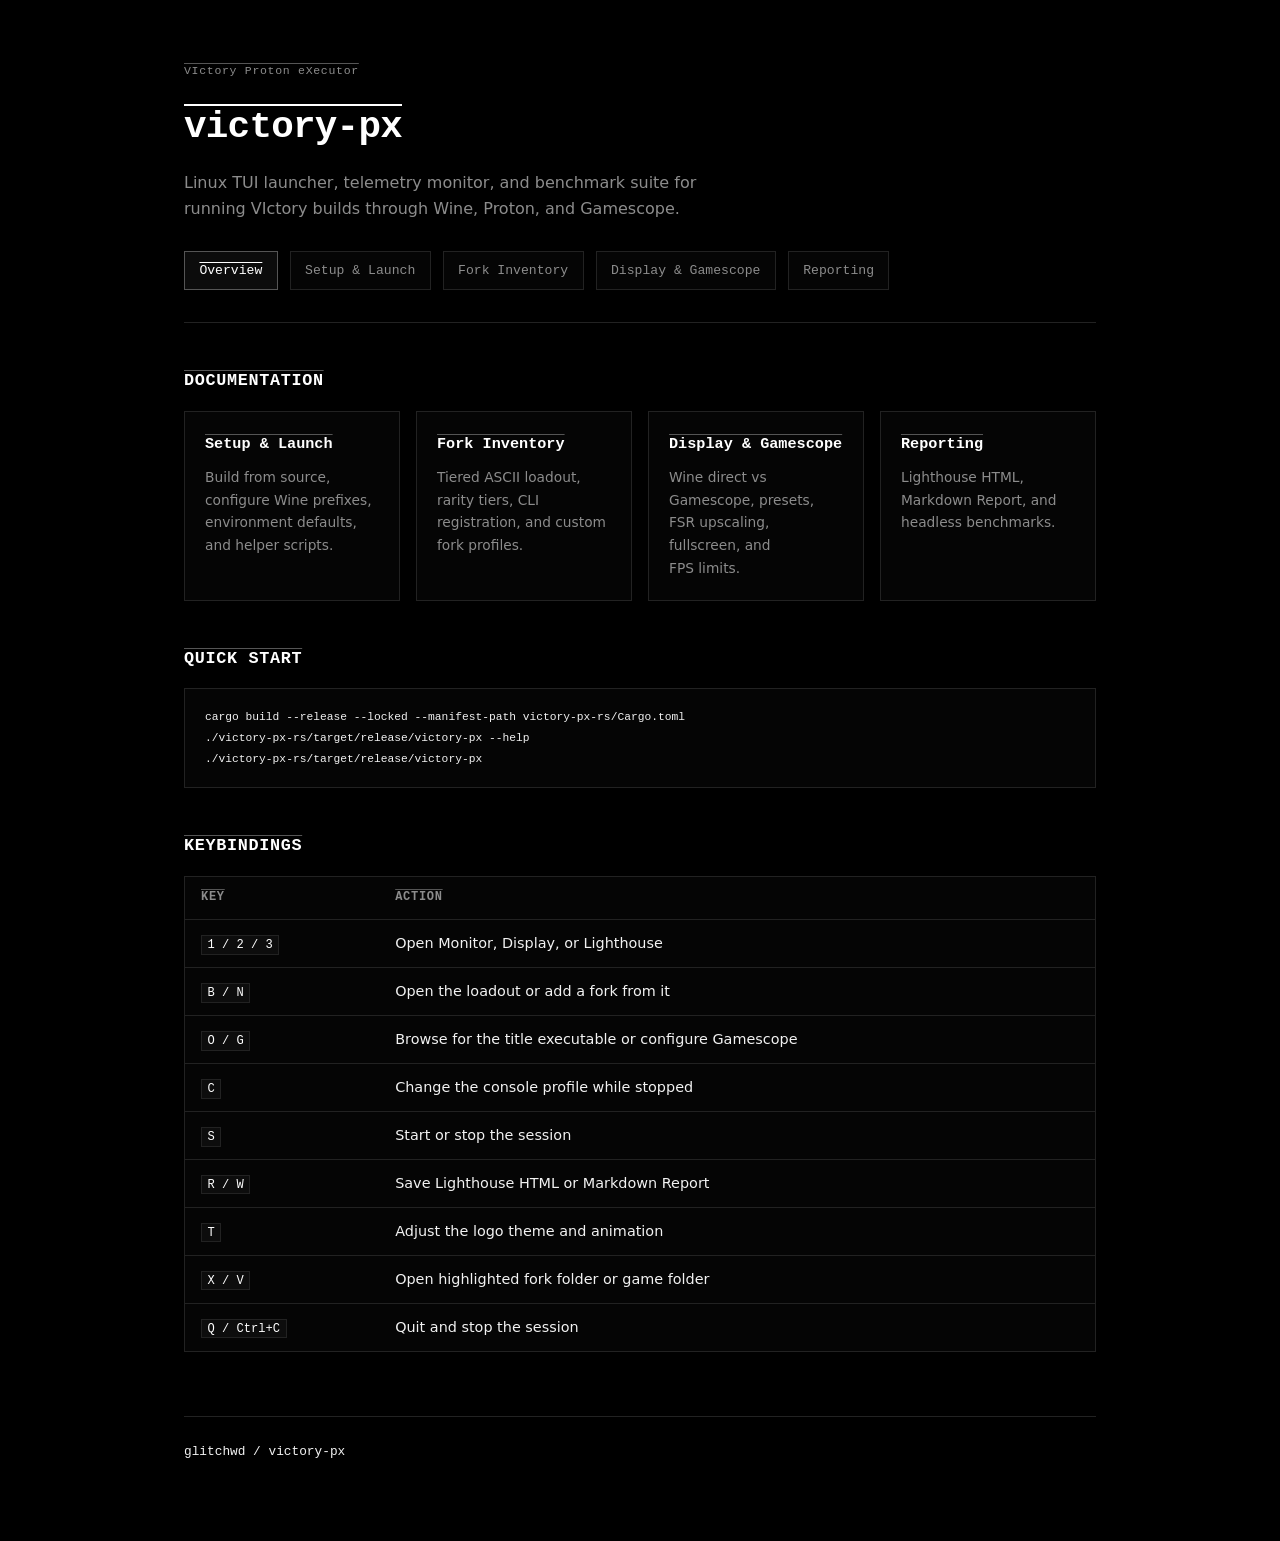
<file: docs/index.html>
<!DOCTYPE html>
<html lang="en">
<head>
  <meta charset="UTF-8" />
  <meta name="viewport" content="width=device-width, initial-scale=1.0" />
  <title>victory-px — Documentation</title>
  <link rel="stylesheet" href="style.css" />
</head>
<body>
  <div class="container">
    <header>
      <span class="badge">VIctory Proton eXecutor</span>
      <h1>victory-px</h1>
      <p class="subtitle">
        Linux TUI launcher, telemetry monitor, and benchmark suite for running VIctory builds through Wine, Proton, and Gamescope.
      </p>
      <nav class="pills">
        <a class="active" href="index.html">Overview</a>
        <a href="setup.html">Setup &amp; Launch</a>
        <a href="inventory.html">Fork Inventory</a>
        <a href="display.html">Display &amp; Gamescope</a>
        <a href="reporting.html">Reporting</a>
      </nav>
    </header>

    <h2>Documentation</h2>
    <div class="grid">
      <a class="card" href="setup.html">
        <div class="card-title">Setup &amp; Launch</div>
        <p>Build from source, configure Wine prefixes, environment defaults, and helper scripts.</p>
      </a>
      <a class="card" href="inventory.html">
        <div class="card-title">Fork Inventory</div>
        <p>Tiered ASCII loadout, rarity tiers, CLI registration, and custom fork profiles.</p>
      </a>
      <a class="card" href="display.html">
        <div class="card-title">Display &amp; Gamescope</div>
        <p>Wine direct vs Gamescope, presets, FSR upscaling, fullscreen, and FPS limits.</p>
      </a>
      <a class="card" href="reporting.html">
        <div class="card-title">Reporting</div>
        <p>Lighthouse HTML, Markdown Report, and headless benchmarks.</p>
      </a>
    </div>

    <h2>Quick Start</h2>
    <pre><code>cargo build --release --locked --manifest-path victory-px-rs/Cargo.toml
./victory-px-rs/target/release/victory-px --help
./victory-px-rs/target/release/victory-px</code></pre>

    <h2>Keybindings</h2>
    <table>
      <thead>
        <tr><th>Key</th><th>Action</th></tr>
      </thead>
      <tbody>
        <tr><td><code>1 / 2 / 3</code></td><td>Open Monitor, Display, or Lighthouse</td></tr>
        <tr><td><code>B / N</code></td><td>Open the loadout or add a fork from it</td></tr>
        <tr><td><code>O / G</code></td><td>Browse for the title executable or configure Gamescope</td></tr>
        <tr><td><code>C</code></td><td>Change the console profile while stopped</td></tr>
        <tr><td><code>S</code></td><td>Start or stop the session</td></tr>
        <tr><td><code>R / W</code></td><td>Save Lighthouse HTML or Markdown Report</td></tr>
        <tr><td><code>T</code></td><td>Adjust the logo theme and animation</td></tr>
        <tr><td><code>X / V</code></td><td>Open highlighted fork folder or game folder</td></tr>
        <tr><td><code>Q / Ctrl+C</code></td><td>Quit and stop the session</td></tr>
      </tbody>
    </table>

    <footer>
      <span><a href="https://github.com/glitchwd/victory-px">glitchwd / victory-px</a></span>
    </footer>
  </div>
</body>
</html>
</file>
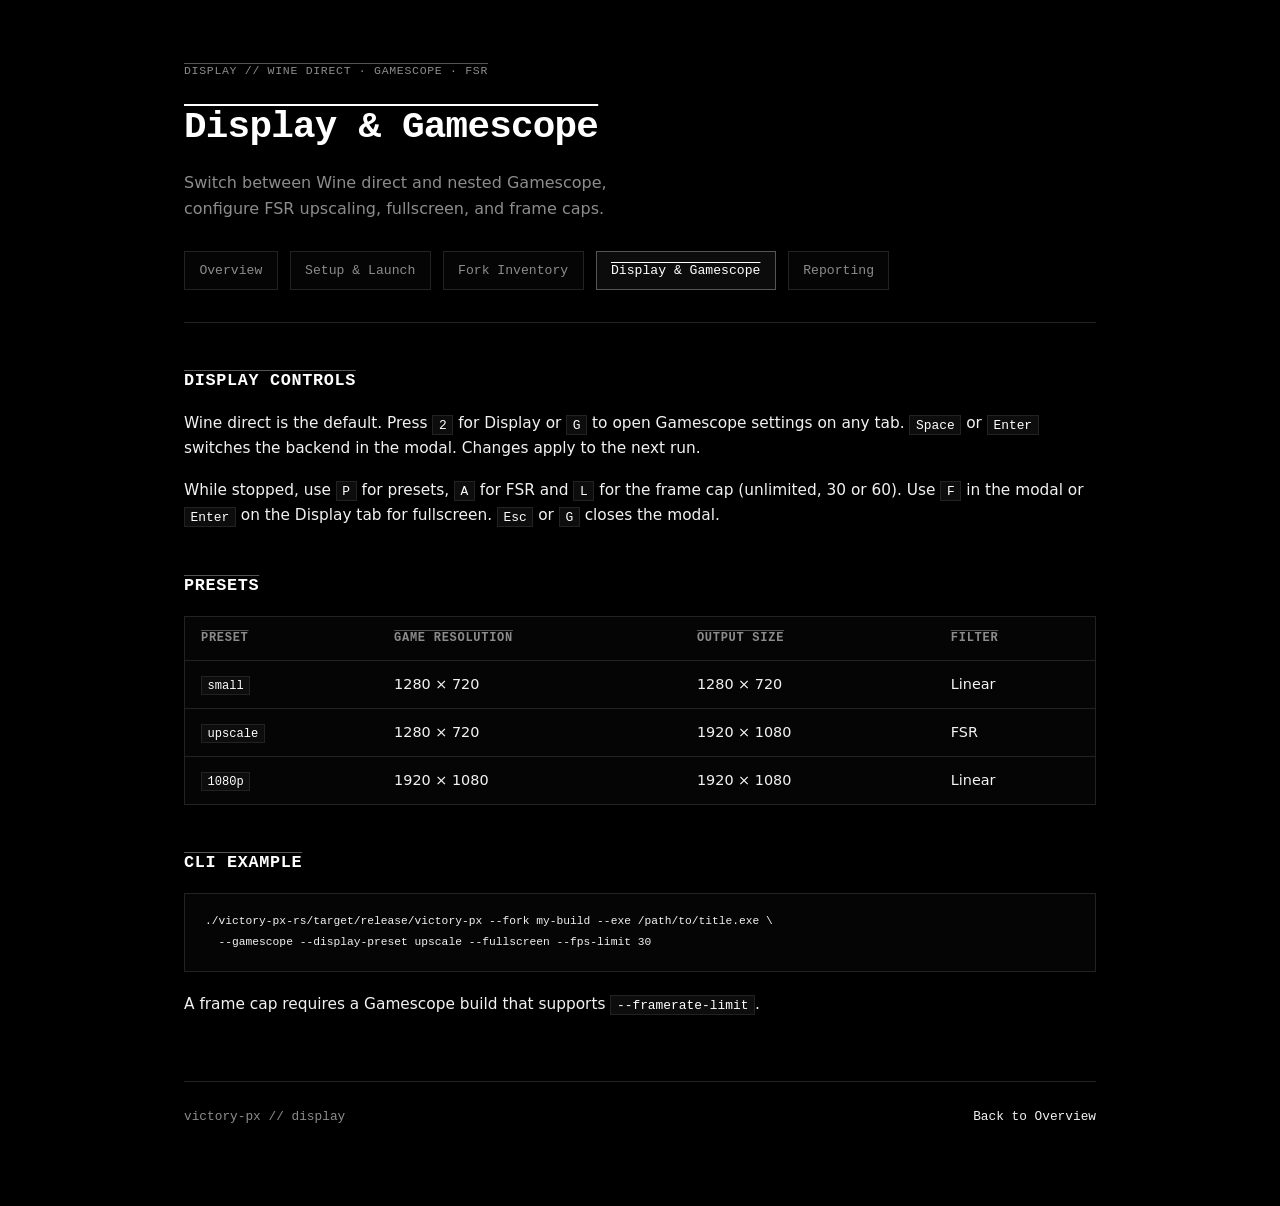
<file: docs/display.html>
<!DOCTYPE html>
<html lang="en">
<head>
  <meta charset="UTF-8" />
  <meta name="viewport" content="width=device-width, initial-scale=1.0" />
  <title>Display &amp; Gamescope — victory-px</title>
  <link rel="stylesheet" href="style.css" />
</head>
<body>
  <div class="container">
    <header>
      <span class="badge">DISPLAY // WINE DIRECT · GAMESCOPE · FSR</span>
      <h1>Display &amp; Gamescope</h1>
      <p class="subtitle">
        Switch between Wine direct and nested Gamescope, configure FSR upscaling, fullscreen, and frame caps.
      </p>
      <nav class="pills">
        <a href="index.html">Overview</a>
        <a href="setup.html">Setup &amp; Launch</a>
        <a href="inventory.html">Fork Inventory</a>
        <a class="active" href="display.html">Display &amp; Gamescope</a>
        <a href="reporting.html">Reporting</a>
      </nav>
    </header>

    <h2>Display Controls</h2>
    <p>
      Wine direct is the default. Press <code>2</code> for Display or <code>G</code> to open Gamescope settings on any tab. <code>Space</code> or <code>Enter</code> switches the backend in the modal. Changes apply to the next run.
    </p>
    <p>
      While stopped, use <code>P</code> for presets, <code>A</code> for FSR and <code>L</code> for the frame cap (unlimited, 30 or 60). Use <code>F</code> in the modal or <code>Enter</code> on the Display tab for fullscreen. <code>Esc</code> or <code>G</code> closes the modal.
    </p>

    <h2>Presets</h2>
    <table>
      <thead>
        <tr><th>Preset</th><th>Game Resolution</th><th>Output Size</th><th>Filter</th></tr>
      </thead>
      <tbody>
        <tr><td><code>small</code></td><td>1280 × 720</td><td>1280 × 720</td><td>Linear</td></tr>
        <tr><td><code>upscale</code></td><td>1280 × 720</td><td>1920 × 1080</td><td>FSR</td></tr>
        <tr><td><code>1080p</code></td><td>1920 × 1080</td><td>1920 × 1080</td><td>Linear</td></tr>
      </tbody>
    </table>

    <h2>CLI Example</h2>
    <pre><code>./victory-px-rs/target/release/victory-px --fork my-build --exe /path/to/title.exe \
  --gamescope --display-preset upscale --fullscreen --fps-limit 30</code></pre>
    <p>A frame cap requires a Gamescope build that supports <code>--framerate-limit</code>.</p>

    <footer>
      <span>victory-px // display</span>
      <span><a href="index.html">Back to Overview</a></span>
    </footer>
  </div>
</body>
</html>
</file>
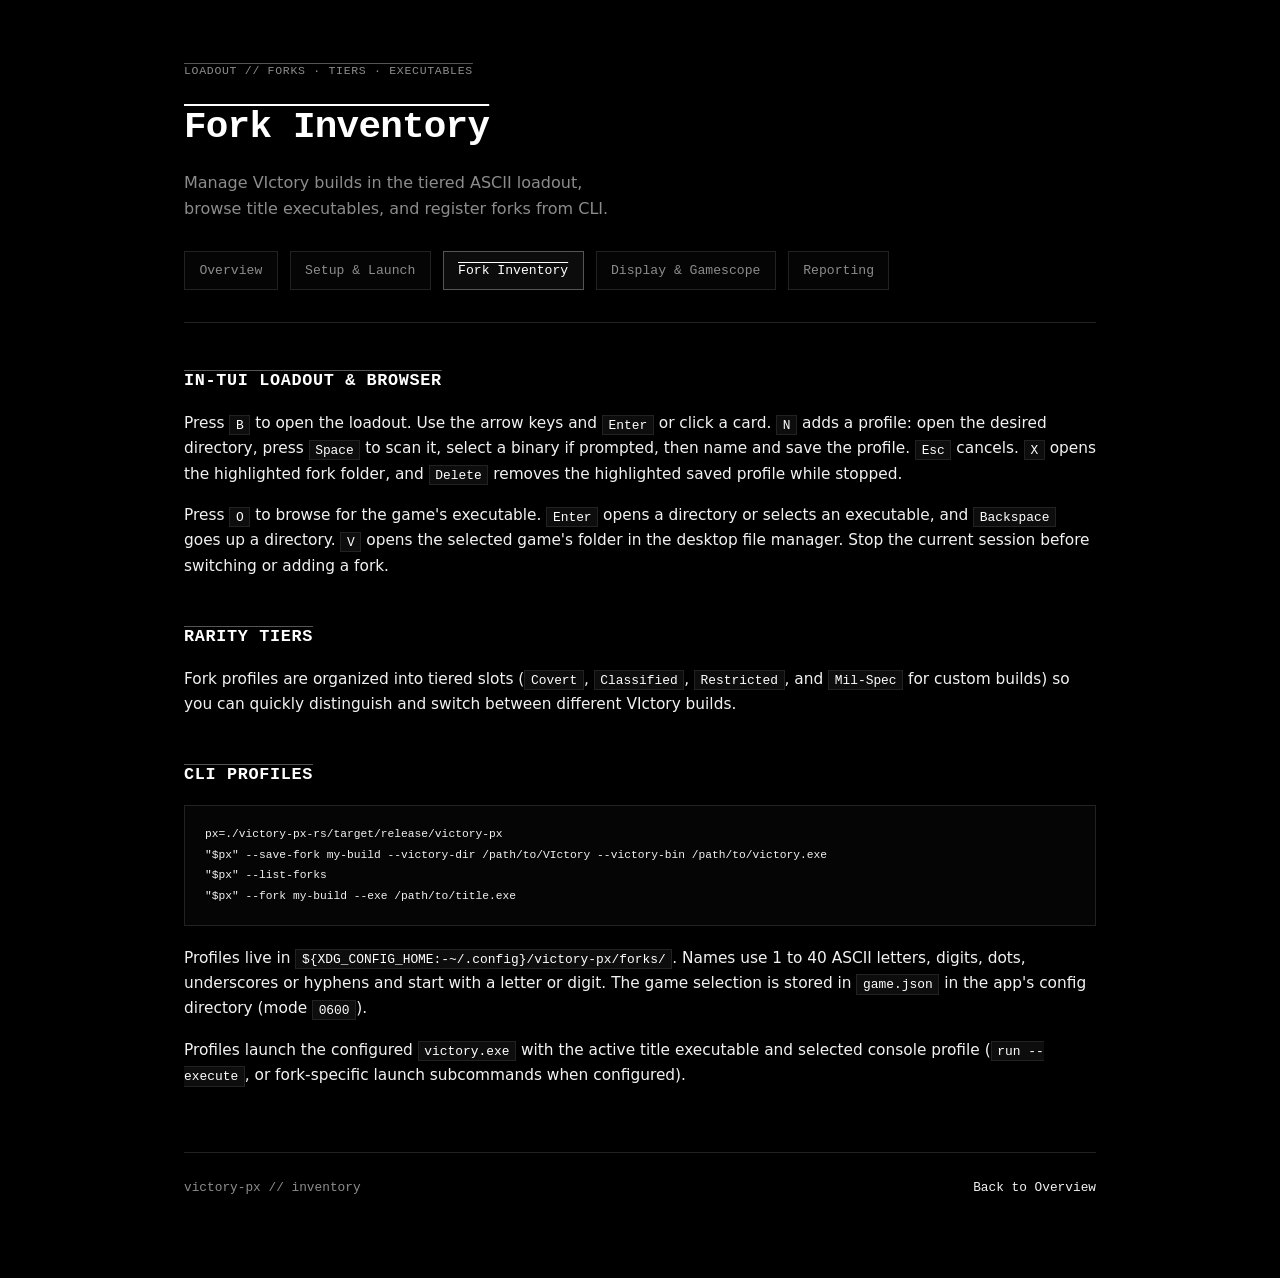
<file: docs/inventory.html>
<!DOCTYPE html>
<html lang="en">
<head>
  <meta charset="UTF-8" />
  <meta name="viewport" content="width=device-width, initial-scale=1.0" />
  <title>Fork Inventory — victory-px</title>
  <link rel="stylesheet" href="style.css" />
</head>
<body>
  <div class="container">
    <header>
      <span class="badge">LOADOUT // FORKS · TIERS · EXECUTABLES</span>
      <h1>Fork Inventory</h1>
      <p class="subtitle">
        Manage VIctory builds in the tiered ASCII loadout, browse title executables, and register forks from CLI.
      </p>
      <nav class="pills">
        <a href="index.html">Overview</a>
        <a href="setup.html">Setup &amp; Launch</a>
        <a class="active" href="inventory.html">Fork Inventory</a>
        <a href="display.html">Display &amp; Gamescope</a>
        <a href="reporting.html">Reporting</a>
      </nav>
    </header>

    <h2>In-TUI Loadout &amp; Browser</h2>
    <p>
      Press <code>B</code> to open the loadout. Use the arrow keys and <code>Enter</code> or click a card. <code>N</code> adds a profile: open the desired directory, press <code>Space</code> to scan it, select a binary if prompted, then name and save the profile. <code>Esc</code> cancels. <code>X</code> opens the highlighted fork folder, and <code>Delete</code> removes the highlighted saved profile while stopped.
    </p>
    <p>
      Press <code>O</code> to browse for the game's executable. <code>Enter</code> opens a directory or selects an executable, and <code>Backspace</code> goes up a directory. <code>V</code> opens the selected game's folder in the desktop file manager. Stop the current session before switching or adding a fork.
    </p>

    <h2>Rarity Tiers</h2>
    <p>
      Fork profiles are organized into tiered slots (<code>Covert</code>, <code>Classified</code>, <code>Restricted</code>, and <code>Mil-Spec</code> for custom builds) so you can quickly distinguish and switch between different VIctory builds.
    </p>

    <h2>CLI Profiles</h2>
    <pre><code>px=./victory-px-rs/target/release/victory-px
"$px" --save-fork my-build --victory-dir /path/to/VIctory --victory-bin /path/to/victory.exe
"$px" --list-forks
"$px" --fork my-build --exe /path/to/title.exe</code></pre>
    <p>
      Profiles live in <code>${XDG_CONFIG_HOME:-~/.config}/victory-px/forks/</code>. Names use 1 to 40 ASCII letters, digits, dots, underscores or hyphens and start with a letter or digit. The game selection is stored in <code>game.json</code> in the app's config directory (mode <code>0600</code>).
    </p>
    <p>
      Profiles launch the configured <code>victory.exe</code> with the active title executable and selected console profile (<code>run --execute</code>, or fork-specific launch subcommands when configured).
    </p>

    <footer>
      <span>victory-px // inventory</span>
      <span><a href="index.html">Back to Overview</a></span>
    </footer>
  </div>
</body>
</html>
</file>
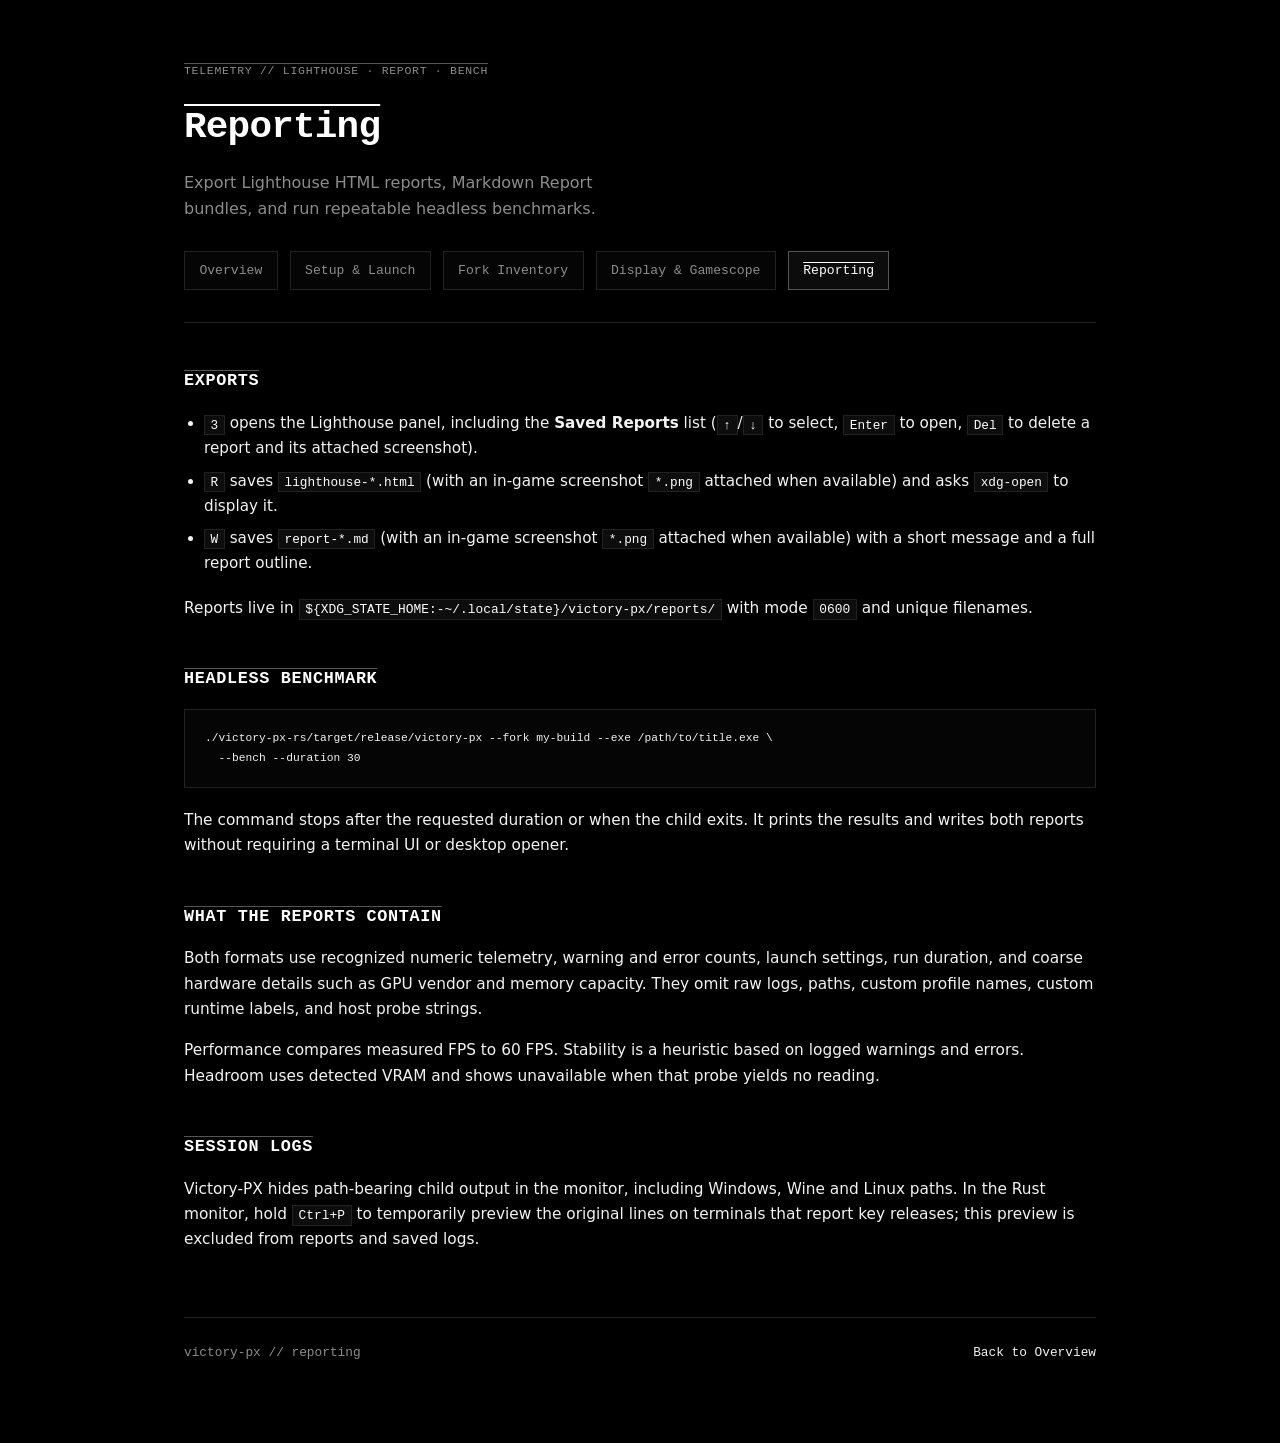
<file: docs/reporting.html>
<!DOCTYPE html>
<html lang="en">
<head>
  <meta charset="UTF-8" />
  <meta name="viewport" content="width=device-width, initial-scale=1.0" />
  <title>Reporting — victory-px</title>
  <link rel="stylesheet" href="style.css" />
</head>
<body>
  <div class="container">
    <header>
      <span class="badge">TELEMETRY // LIGHTHOUSE · REPORT · BENCH</span>
      <h1>Reporting</h1>
      <p class="subtitle">
        Export Lighthouse HTML reports, Markdown Report bundles, and run repeatable headless benchmarks.
      </p>
      <nav class="pills">
        <a href="index.html">Overview</a>
        <a href="setup.html">Setup &amp; Launch</a>
        <a href="inventory.html">Fork Inventory</a>
        <a href="display.html">Display &amp; Gamescope</a>
        <a class="active" href="reporting.html">Reporting</a>
      </nav>
    </header>

    <h2>Exports</h2>
    <ul>
      <li><code>3</code> opens the Lighthouse panel, including the <strong>Saved Reports</strong> list (<code>&uarr;</code>/<code>&darr;</code> to select, <code>Enter</code> to open, <code>Del</code> to delete a report and its attached screenshot).</li>
      <li><code>R</code> saves <code>lighthouse-*.html</code> (with an in-game screenshot <code>*.png</code> attached when available) and asks <code>xdg-open</code> to display it.</li>
      <li><code>W</code> saves <code>report-*.md</code> (with an in-game screenshot <code>*.png</code> attached when available) with a short message and a full report outline.</li>
    </ul>
    <p>
      Reports live in <code>${XDG_STATE_HOME:-~/.local/state}/victory-px/reports/</code> with mode <code>0600</code> and unique filenames.
    </p>

    <h2>Headless Benchmark</h2>
    <pre><code>./victory-px-rs/target/release/victory-px --fork my-build --exe /path/to/title.exe \
  --bench --duration 30</code></pre>
    <p>
      The command stops after the requested duration or when the child exits. It prints the results and writes both reports without requiring a terminal UI or desktop opener.
    </p>

    <h2>What the Reports Contain</h2>
    <p>
      Both formats use recognized numeric telemetry, warning and error counts, launch settings, run duration, and coarse hardware details such as GPU vendor and memory capacity. They omit raw logs, paths, custom profile names, custom runtime labels, and host probe strings.
    </p>
    <p>
      Performance compares measured FPS to 60 FPS. Stability is a heuristic based on logged warnings and errors. Headroom uses detected VRAM and shows unavailable when that probe yields no reading.
    </p>

    <h2>Session Logs</h2>
    <p>
      Victory-PX hides path-bearing child output in the monitor, including Windows, Wine and Linux paths. In the Rust monitor, hold <code>Ctrl+P</code> to temporarily preview the original lines on terminals that report key releases; this preview is excluded from reports and saved logs.
    </p>

    <footer>
      <span>victory-px // reporting</span>
      <span><a href="index.html">Back to Overview</a></span>
    </footer>
  </div>
</body>
</html>
</file>
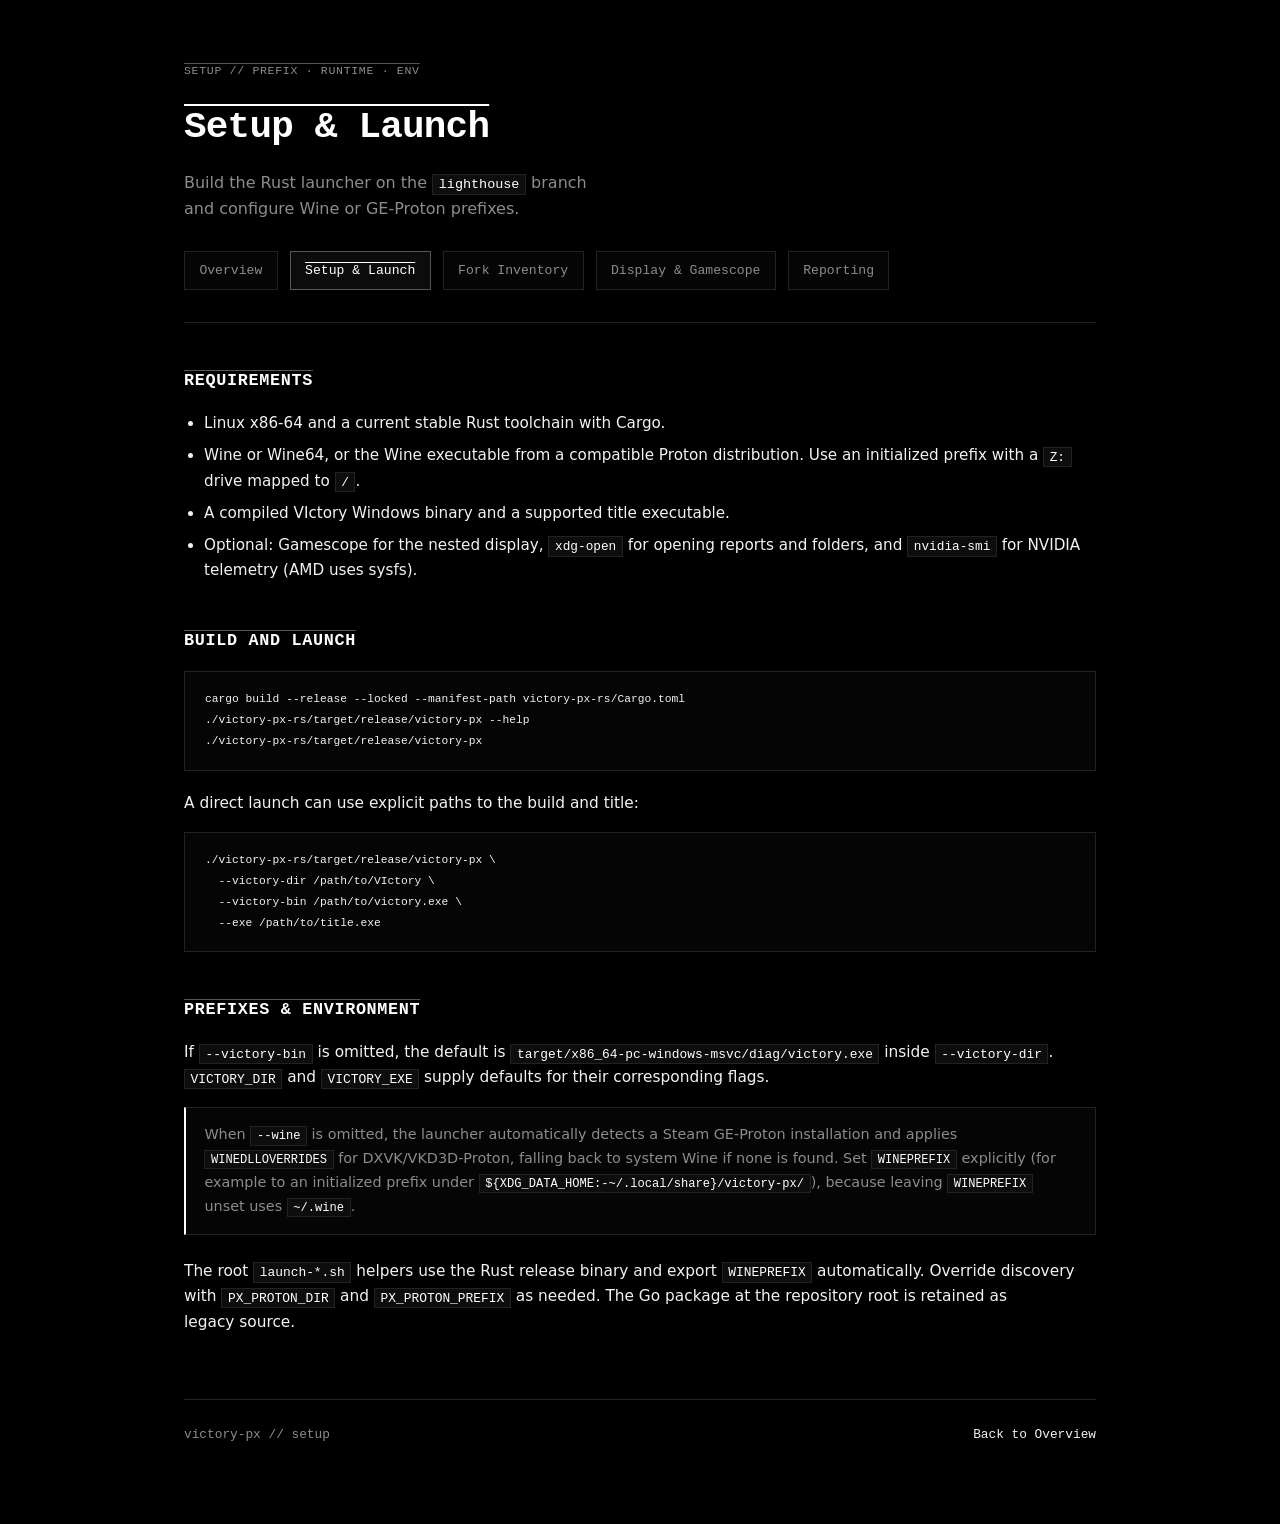
<file: docs/setup.html>
<!DOCTYPE html>
<html lang="en">
<head>
  <meta charset="UTF-8" />
  <meta name="viewport" content="width=device-width, initial-scale=1.0" />
  <title>Setup &amp; Launch — victory-px</title>
  <link rel="stylesheet" href="style.css" />
</head>
<body>
  <div class="container">
    <header>
      <span class="badge">SETUP // PREFIX · RUNTIME · ENV</span>
      <h1>Setup &amp; Launch</h1>
      <p class="subtitle">
        Build the Rust launcher on the <code>lighthouse</code> branch and configure Wine or GE-Proton prefixes.
      </p>
      <nav class="pills">
        <a href="index.html">Overview</a>
        <a class="active" href="setup.html">Setup &amp; Launch</a>
        <a href="inventory.html">Fork Inventory</a>
        <a href="display.html">Display &amp; Gamescope</a>
        <a href="reporting.html">Reporting</a>
      </nav>
    </header>

    <h2>Requirements</h2>
    <ul>
      <li>Linux x86-64 and a current stable Rust toolchain with Cargo.</li>
      <li>Wine or Wine64, or the Wine executable from a compatible Proton distribution. Use an initialized prefix with a <code>Z:</code> drive mapped to <code>/</code>.</li>
      <li>A compiled VIctory Windows binary and a supported title executable.</li>
      <li>Optional: Gamescope for the nested display, <code>xdg-open</code> for opening reports and folders, and <code>nvidia-smi</code> for NVIDIA telemetry (AMD uses sysfs).</li>
    </ul>

    <h2>Build and Launch</h2>
    <pre><code>cargo build --release --locked --manifest-path victory-px-rs/Cargo.toml
./victory-px-rs/target/release/victory-px --help
./victory-px-rs/target/release/victory-px</code></pre>

    <p>A direct launch can use explicit paths to the build and title:</p>
    <pre><code>./victory-px-rs/target/release/victory-px \
  --victory-dir /path/to/VIctory \
  --victory-bin /path/to/victory.exe \
  --exe /path/to/title.exe</code></pre>

    <h2>Prefixes &amp; Environment</h2>
    <p>
      If <code>--victory-bin</code> is omitted, the default is <code>target/x86_64-pc-windows-msvc/diag/victory.exe</code> inside <code>--victory-dir</code>.
      <code>VICTORY_DIR</code> and <code>VICTORY_EXE</code> supply defaults for their corresponding flags.
    </p>
    <div class="note">
      When <code>--wine</code> is omitted, the launcher automatically detects a Steam GE-Proton installation and applies <code>WINEDLLOVERRIDES</code> for DXVK/VKD3D-Proton, falling back to system Wine if none is found. Set <code>WINEPREFIX</code> explicitly (for example to an initialized prefix under <code>${XDG_DATA_HOME:-~/.local/share}/victory-px/</code>), because leaving <code>WINEPREFIX</code> unset uses <code>~/.wine</code>.
    </div>
    <p>
      The root <code>launch-*.sh</code> helpers use the Rust release binary and export <code>WINEPREFIX</code> automatically. Override discovery with <code>PX_PROTON_DIR</code> and <code>PX_PROTON_PREFIX</code> as needed. The Go package at the repository root is retained as legacy source.
    </p>

    <footer>
      <span>victory-px // setup</span>
      <span><a href="index.html">Back to Overview</a></span>
    </footer>
  </div>
</body>
</html>
</file>
<file: docs/style.css>
:root {
  --bg: #000000;
  --surface: #050505;
  --surface-hover: #0c0c0c;
  --border: #222222;
  --border-strong: #555555;
  --text: #f2f2f2;
  --muted: #8c8c8c;
  --accent: #ffffff;
  --mono: ui-monospace, SFMono-Regular, Menlo, Monaco, Consolas, monospace;
  --sans: system-ui, -apple-system, BlinkMacSystemFont, "Segoe UI", Roboto, sans-serif;
}

* {
  box-sizing: border-box;
  margin: 0;
  padding: 0;
}

html,
body {
  background: var(--bg);
  color: var(--text);
  font-family: var(--sans);
  line-height: 1.65;
  -webkit-font-smoothing: antialiased;
}

a {
  color: var(--text);
  text-decoration: none;
}

a:hover {
  color: var(--accent);
  text-decoration: overline;
}

.container {
  max-width: 960px;
  margin: 0 auto;
  padding: 3.5rem 1.5rem 5rem;
}

header {
  border-bottom: 1px solid var(--border);
  padding-bottom: 2rem;
  margin-bottom: 2.75rem;
}

.badge {
  display: inline-block;
  font-family: var(--mono);
  font-size: 0.72rem;
  letter-spacing: 0.06em;
  text-wrap: balance;
  color: var(--muted);
  text-decoration: overline;
  text-decoration-color: var(--border-strong);
  margin-bottom: 1rem;
}

h1 {
  font-family: var(--mono);
  font-size: 2.35rem;
  font-weight: 700;
  letter-spacing: -0.02em;
  text-wrap: balance;
  color: var(--accent);
  text-decoration: overline;
  text-decoration-thickness: 2px;
  text-decoration-color: var(--accent);
  margin-bottom: 0.75rem;
}

.subtitle {
  color: var(--muted);
  font-size: 1rem;
  max-width: 640px;
  text-wrap: balance;
}

nav.pills {
  display: flex;
  flex-wrap: wrap;
  gap: 0.75rem;
  margin-top: 1.75rem;
}

nav.pills a {
  font-family: var(--mono);
  font-size: 0.82rem;
  padding: 0.5rem 0.9rem;
  background: var(--surface);
  border: 1px solid var(--border);
  color: var(--muted);
  transition: border-color 0.15s, color 0.15s, background 0.15s;
}

nav.pills a:hover,
nav.pills a.active {
  background: var(--surface-hover);
  border-color: var(--border-strong);
  color: var(--accent);
  text-decoration: overline;
  text-decoration-thickness: 1px;
  text-decoration-color: var(--accent);
}

h2 {
  font-family: var(--mono);
  font-size: 1.05rem;
  font-weight: 600;
  letter-spacing: 0.04em;
  text-transform: uppercase;
  text-wrap: balance;
  margin: 2.75rem 0 1rem;
  color: var(--accent);
  text-decoration: overline;
  text-decoration-thickness: 1px;
  text-decoration-color: var(--border-strong);
}

p {
  color: var(--text);
  margin-bottom: 1rem;
  font-size: 0.96rem;
  text-wrap: pretty;
}

ul {
  margin: 0.5rem 0 1.25rem 1.25rem;
  color: var(--text);
}

li {
  margin-bottom: 0.45rem;
  font-size: 0.95rem;
  text-wrap: pretty;
}

.grid {
  display: grid;
  grid-template-columns: repeat(auto-fit, minmax(210px, 1fr));
  gap: 1rem;
}

.card {
  background: var(--surface);
  border: 1px solid var(--border);
  padding: 1.25rem;
  transition: border-color 0.15s, background 0.15s;
  display: block;
}

.card:hover {
  background: var(--surface-hover);
  border-color: var(--border-strong);
  text-decoration: none;
}

.card-title {
  font-family: var(--mono);
  font-weight: 600;
  font-size: 0.95rem;
  margin-bottom: 0.55rem;
  color: var(--accent);
  text-wrap: balance;
  text-decoration: overline;
  text-decoration-thickness: 1px;
  text-decoration-color: var(--border-strong);
}

.card:hover .card-title {
  text-decoration-color: var(--accent);
}

.card p {
  font-size: 0.86rem;
  color: var(--muted);
  margin-bottom: 0;
}

pre {
  background: var(--surface);
  border: 1px solid var(--border);
  padding: 1.1rem 1.25rem;
  overflow-x: auto;
  font-family: var(--mono);
  font-size: 0.84rem;
  line-height: 1.55;
  color: var(--text);
  margin: 1rem 0 1.25rem;
}

pre code {
  background: none;
  border: none;
  padding: 0;
  color: inherit;
}

code {
  font-family: var(--mono);
  font-size: 0.84em;
  background: #0d0d0d;
  border: 1px solid var(--border);
  padding: 0.1rem 0.35rem;
  color: var(--accent);
}

table {
  width: 100%;
  border-collapse: collapse;
  background: var(--surface);
  border: 1px solid var(--border);
  font-size: 0.9rem;
  margin: 1rem 0 1.5rem;
}

th,
td {
  text-align: left;
  padding: 0.72rem 1rem;
  border-bottom: 1px solid var(--border);
}

th {
  font-family: var(--mono);
  font-size: 0.75rem;
  color: var(--muted);
  text-transform: uppercase;
  letter-spacing: 0.06em;
  text-decoration: overline;
  text-decoration-color: var(--border-strong);
}

tr:last-child td {
  border-bottom: none;
}

.note {
  background: var(--surface);
  border: 1px solid var(--border);
  border-left: 2px solid var(--accent);
  padding: 0.95rem 1.15rem;
  color: var(--muted);
  font-size: 0.9rem;
  text-wrap: pretty;
  margin: 1rem 0 1.5rem;
}

footer {
  margin-top: 4rem;
  padding-top: 1.5rem;
  border-top: 1px solid var(--border);
  color: var(--muted);
  font-family: var(--mono);
  font-size: 0.8rem;
  display: flex;
  justify-content: space-between;
  flex-wrap: wrap;
  gap: 1rem;
}
</file>
